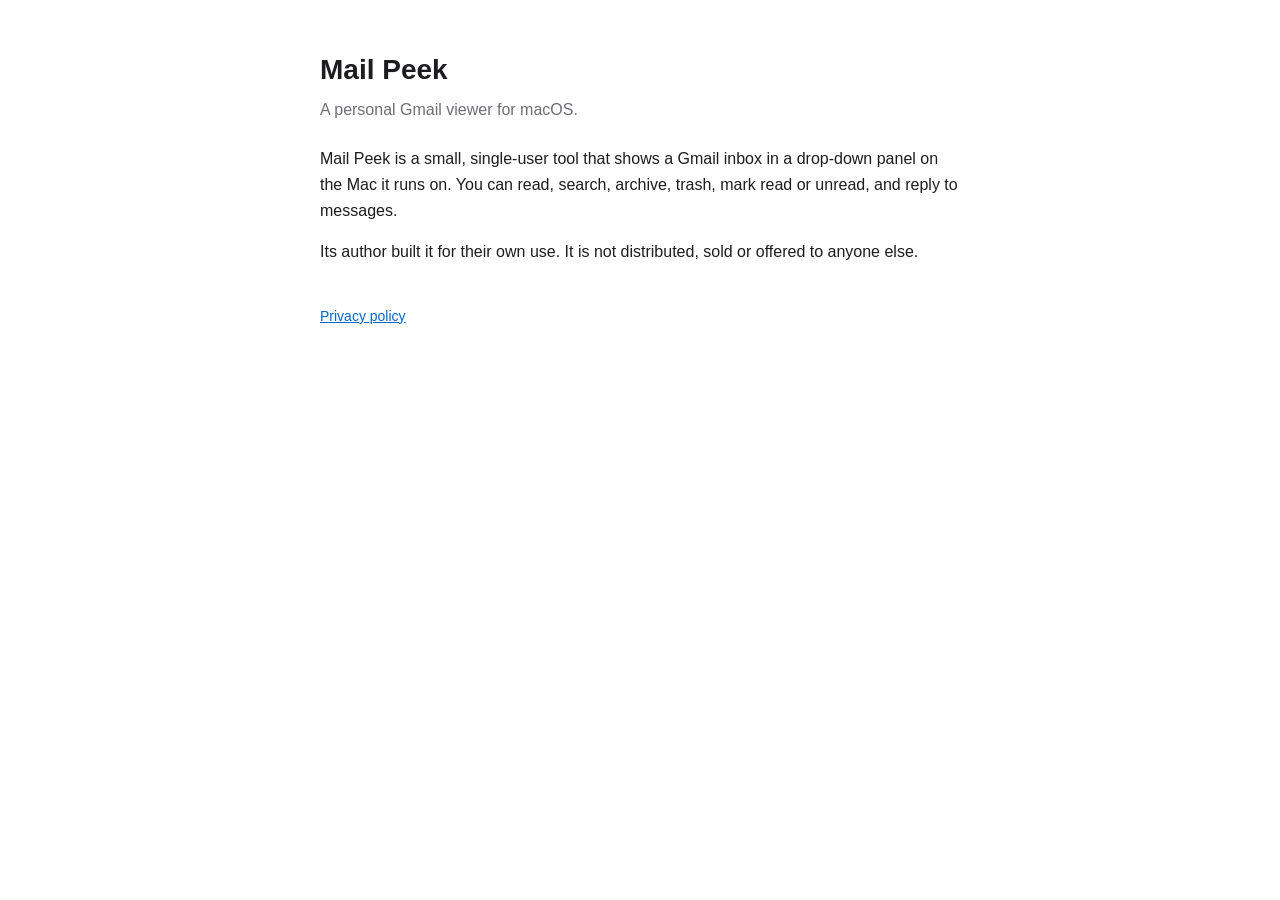
<file: index.html>
<!doctype html>
<html lang="en">
<head>
<meta charset="utf-8">
<meta name="viewport" content="width=device-width, initial-scale=1">
<title>Mail Peek</title>
<link rel="stylesheet" href="style.css">
</head>
<body>
<main>
  <h1>Mail Peek</h1>
  <p class="sub">A personal Gmail viewer for macOS.</p>
  <p>Mail Peek is a small, single-user tool that shows a Gmail inbox in a drop-down
  panel on the Mac it runs on. You can read, search, archive, trash, mark read or unread,
  and reply to messages.</p>
  <p>Its author built it for their own use. It is not distributed, sold or offered to anyone else.</p>
  <footer><a href="privacy.html">Privacy policy</a></footer>
</main>
</body>
</html>
</file>
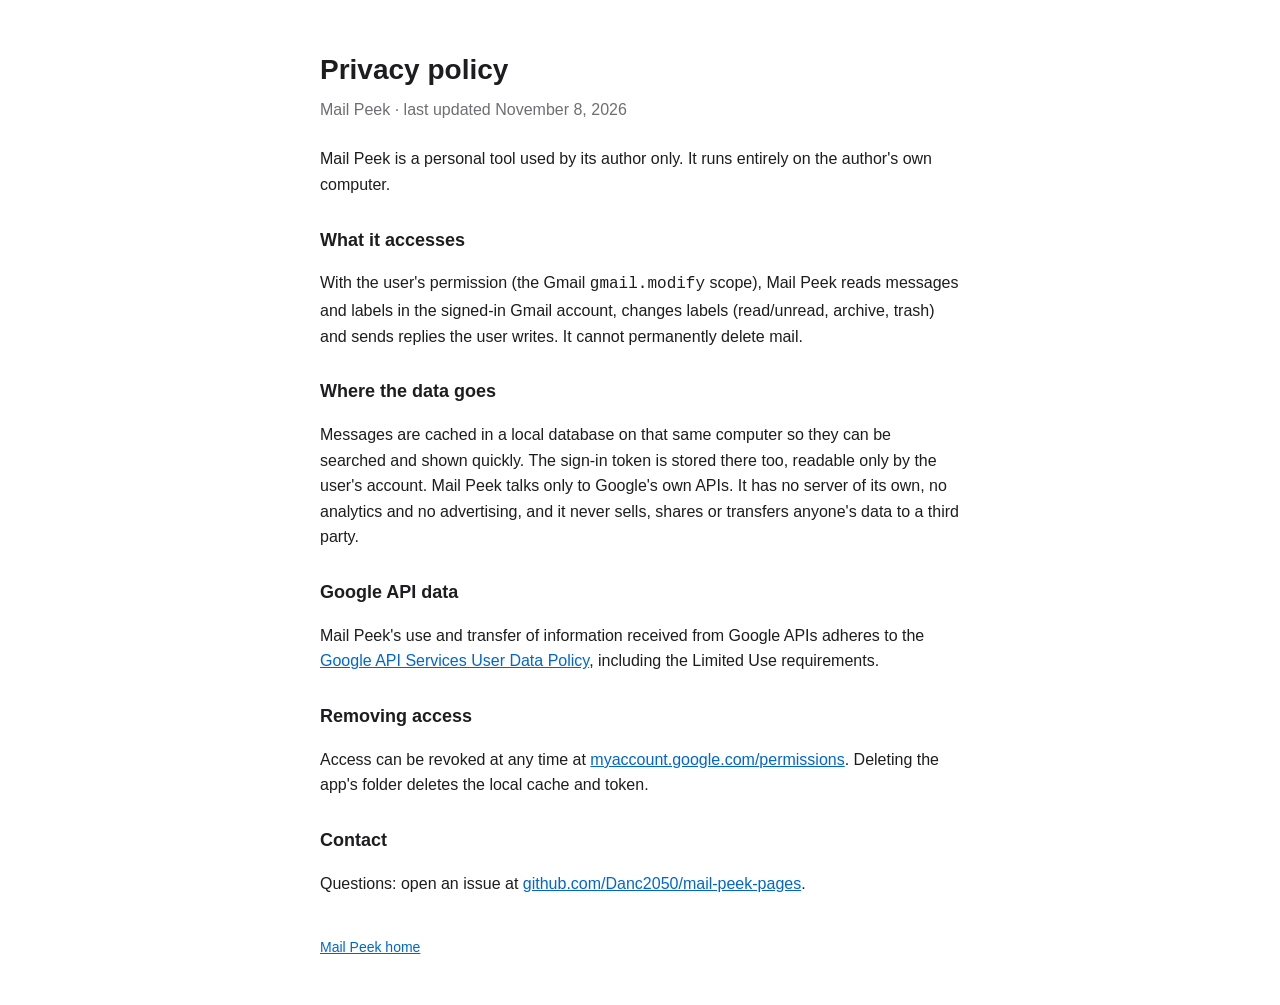
<file: privacy.html>
<!doctype html>
<html lang="en">
<head>
<meta charset="utf-8">
<meta name="viewport" content="width=device-width, initial-scale=1">
<title>Mail Peek Privacy Policy</title>
<link rel="stylesheet" href="style.css">
</head>
<body>
<main>
  <h1>Privacy policy</h1>
  <p class="sub">Mail Peek · last updated November 8, 2026</p>

  <p>Mail Peek is a personal tool used by its author only. It runs entirely on
  the author's own computer.</p>

  <h2>What it accesses</h2>
  <p>With the user's permission (the Gmail <code>gmail.modify</code> scope), Mail Peek
  reads messages and labels in the signed-in Gmail account, changes labels (read/unread,
  archive, trash) and sends replies the user writes. It cannot permanently delete mail.</p>

  <h2>Where the data goes</h2>
  <p>Messages are cached in a local database on that same computer so they can be searched
  and shown quickly. The sign-in token is stored there too, readable only by the user's
  account. Mail Peek talks only to Google's own APIs. It has no server of its own, no
  analytics and no advertising, and it never sells, shares or transfers anyone's data to
  a third party.</p>

  <h2>Google API data</h2>
  <p>Mail Peek's use and transfer of information received from Google APIs adheres to the
  <a href="https://developers.google.com/terms/api-services-user-data-policy">Google API
  Services User Data Policy</a>, including the Limited Use requirements.</p>

  <h2>Removing access</h2>
  <p>Access can be revoked at any time at
  <a href="https://myaccount.google.com/permissions">myaccount.google.com/permissions</a>.
  Deleting the app's folder deletes the local cache and token.</p>

  <h2>Contact</h2>
  <p>Questions: open an issue at
  <a href="https://github.com/Danc2050/mail-peek-pages/issues">github.com/Danc2050/mail-peek-pages</a>.</p>

  <footer><a href="./">Mail Peek home</a></footer>
</main>
</body>
</html>
</file>
<file: style.css>
:root { color-scheme: light dark; --fg: #1d1d1f; --muted: #6e6e73; --bg: #fff; --link: #0066cc; }
@media (prefers-color-scheme: dark) { :root { --fg: #f5f5f7; --muted: #a1a1a6; --bg: #1c1c1e; --link: #4da3ff; } }
body { margin: 0; background: var(--bg); color: var(--fg);
  font: 16px/1.6 -apple-system, BlinkMacSystemFont, "Segoe UI", Roboto, sans-serif; }
main { max-width: 640px; margin: 0 auto; padding: 48px 16px; }
h1 { font-size: 28px; margin: 0 0 4px; }
h2 { font-size: 18px; margin: 28px 0 4px; }
.sub { color: var(--muted); margin: 0 0 24px; }
a { color: var(--link); }
footer { margin-top: 40px; color: var(--muted); font-size: 14px; }
</file>
